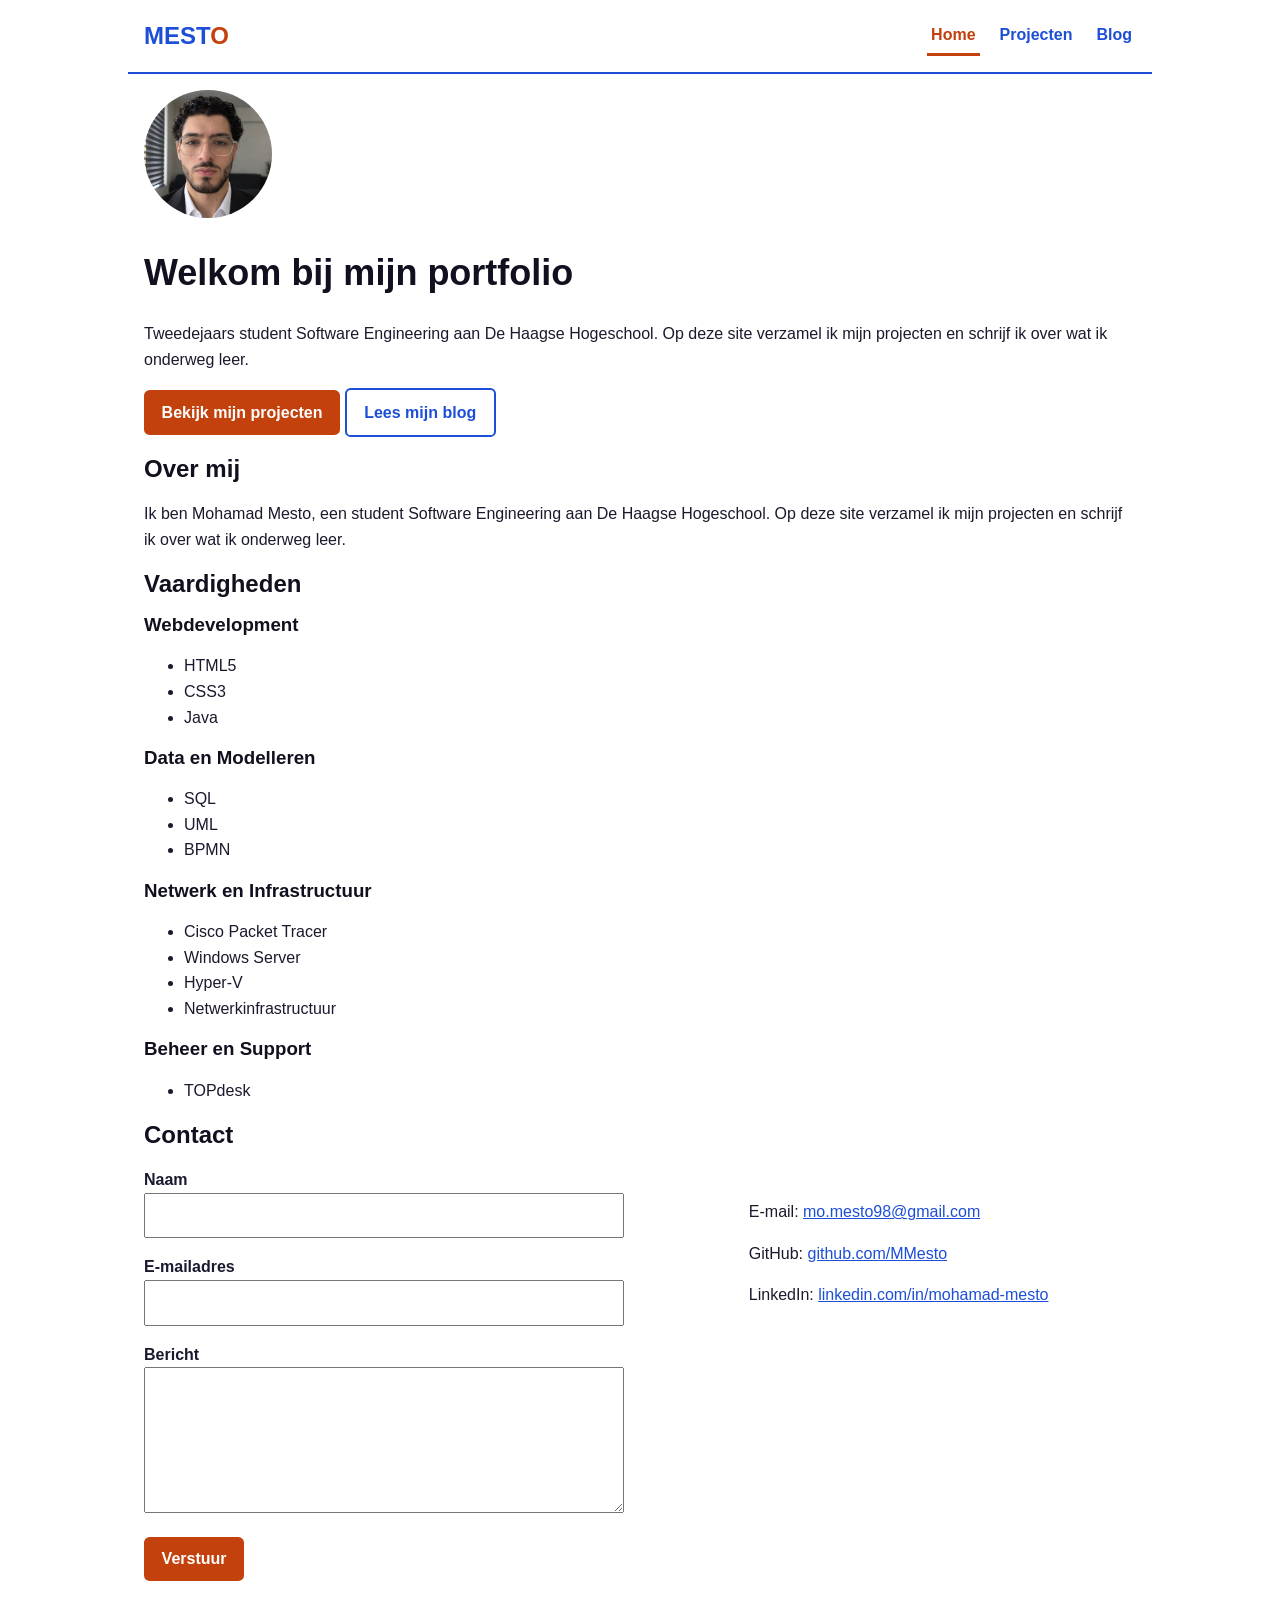
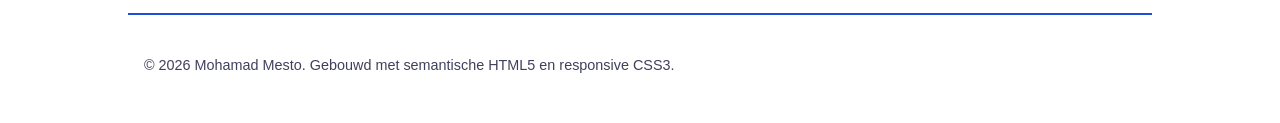
<file: index.html>
<!DOCTYPE html>
<html lang="nl">
<head>
  <meta charset="UTF-8">
  <meta name="viewport" content="width=device-width, initial-scale=1.0">
  <title>Portfolio - MESTO</title>
  <meta name="description" content="Portfoliosite van MESTO, student Software Engineering.">
  <link rel="stylesheet" href="css/style.css">
</head>
<body>
  <header class="site-header">
    <p class="site-title">MEST<span>O</span></p>
    <nav class="main-nav">
      <ul>
        <li><a href="index.html" aria-current="page">Home</a></li>
        <li><a href="projects.html">Projecten</a></li>
        <li><a href="blog.html">Blog</a></li>
      </ul>
    </nav>
  </header>
  <main>
    <section class="intro">
      <img
        class="intro-portret"
        src="img/portret-foto.jpg"
        alt="Portretfoto van Mohamad Mesto"
        width="400"
        height="400"
      >
      <h1>Welkom bij mijn portfolio</h1>
      <p>
        Tweedejaars student Software Engineering aan De Haagse Hogeschool.
        Op deze site verzamel ik mijn projecten en schrijf ik over wat ik onderweg leer.
      </p>
      <p class="buttons">
        <a class="button projecten" href="projects.html">Bekijk mijn projecten</a>
        <a class="button blog" href="blog.html">Lees mijn blog</a>
      </p>
    </section>

    <section>
      <h2>Over mij</h2>
      <p>
        Ik ben Mohamad Mesto, een student Software Engineering
        aan De Haagse Hogeschool. Op deze site verzamel ik mijn projecten en schrijf ik over
        wat ik onderweg leer.
      </p>
    </section>

    <section>
      <h2>Vaardigheden</h2>

      <div>
        <h3>Webdevelopment</h3>
        <ul class="skills-list">
          <li>HTML5</li>
          <li>CSS3</li>
          <li>Java</li>
        </ul>
      </div>

      <div>
        <h3>Data en Modelleren</h3>
        <ul class="skills-list">
          <li>SQL</li>
          <li>UML</li>
          <li>BPMN</li>
        </ul>
      </div>

      <div>
        <h3>Netwerk en Infrastructuur</h3>
        <ul class="skills-list">
          <li>Cisco Packet Tracer</li>
          <li>Windows Server</li>
          <li>Hyper-V</li>
          <li>Netwerkinfrastructuur</li>
        </ul>
      </div>

      <div>
        <h3>Beheer en Support</h3>
        <ul class="skills-list">
          <li>TOPdesk</li>
        </ul>
      </div>
    </section>

    <section>
      <h2>Contact</h2>
      <div class="contact-grid">
        <form id="contactformulier" novalidate>
          <div class="formulierveld">
            <label for="naam">Naam</label>
            <input type="text" id="naam" name="naam" aria-describedby="naam-fout">
            <p id="naam-fout" class="foutmelding"></p>
          </div>

          <div class="formulierveld">
            <label for="email">E-mailadres</label>
            <input type="email" id="email" name="email" aria-describedby="email-fout">
            <p id="email-fout" class="foutmelding"></p>
          </div>

          <div class="formulierveld">
            <label for="bericht">Bericht</label>
            <textarea id="bericht" name="bericht" rows="5" aria-describedby="bericht-fout"></textarea>
            <p id="bericht-fout" class="foutmelding"></p>
          </div>

          <button type="submit" class="button projecten">Verstuur</button>
          <p id="formulier-status" aria-live="polite"></p>
        </form>

        <div class="contact-info">
          <p>E-mail: <a href="mailto:mo.mesto98@gmail.com">mo.mesto98@gmail.com</a></p>
          <p>GitHub: <a href="https://github.com/MMesto">github.com/MMesto</a></p>
          <p>LinkedIn: <a href="https://www.linkedin.com/in/mohamad-mesto-a89133340/">linkedin.com/in/mohamad-mesto</a></p>
        </div>
      </div>
    </section>
  </main>

  <footer class="site-footer">
    <p>&copy; 2026 Mohamad Mesto. Gebouwd met semantische HTML5 en responsive CSS3.</p>
  </footer>
</body>
<script src="js/main.js" defer></script>
</html>
</file>
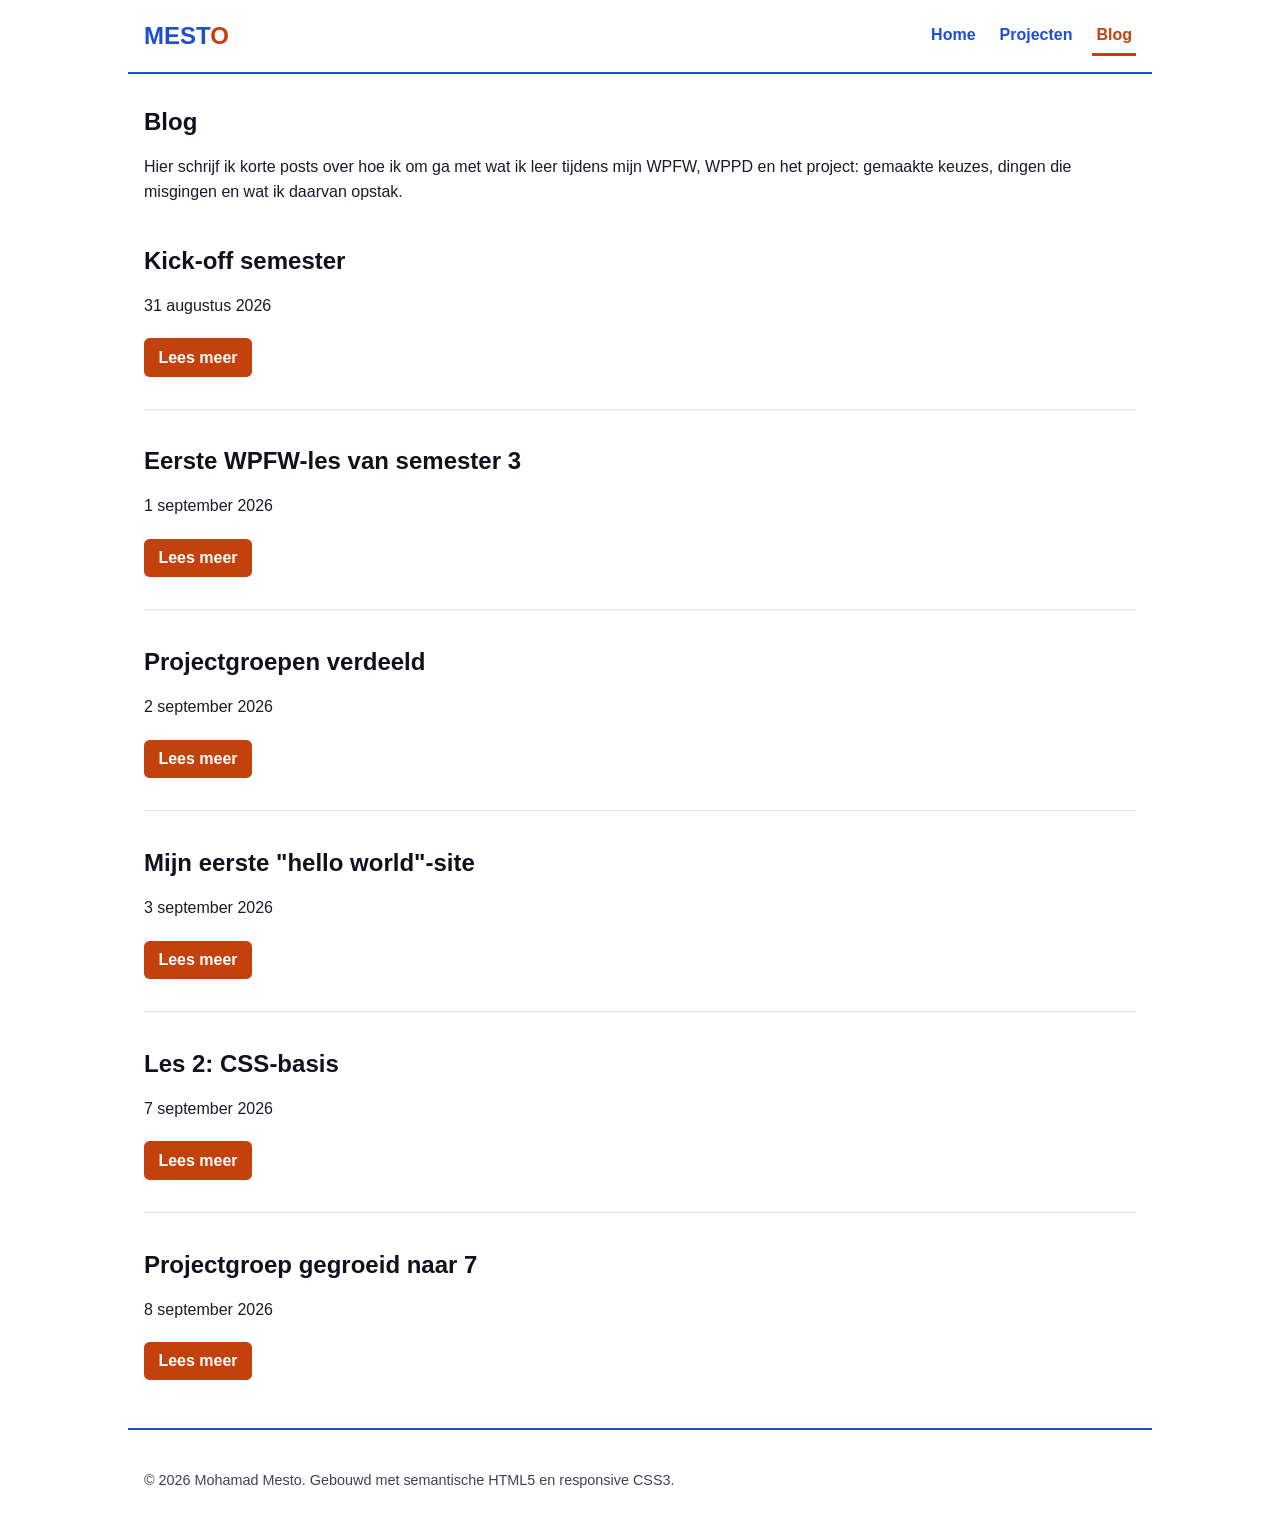
<file: blog.html>
<!doctype html>
<html lang="nl">
  <head>
    <meta charset="UTF-8" />
    <meta name="viewport" content="width=device-width, initial-scale=1.0" />
    <title>Blog - MESTO</title>
    <meta
      name="description"
      content="Blogoverzicht van MESTO Software Engineering en het leerproces."
    />
    <link rel="stylesheet" href="css/style.css" />
  </head>
  <body>
    <header class="site-header">
      <p class="site-title">MEST<span>O</span></p>
      <nav class="main-nav">
        <ul>
          <li><a href="index.html">Home</a></li>
          <li><a href="projects.html">Projecten</a></li>
          <li><a href="blog.html" aria-current="page">Blog</a></li>
        </ul>
      </nav>
    </header>

    <main>
      <section>
        <h1>Blog</h1>
        <p>
          Hier schrijf ik korte posts over hoe ik om ga met wat ik leer tijdens
          mijn WPFW, WPPD en het project: gemaakte keuzes, dingen die misgingen
          en wat ik daarvan opstak.
        </p>

        <ul class="blog-list">
          <li>
            <article>
              <h2>Kick-off semester</h2>
              <p><time datetime="2026-08-31">31 augustus 2026</time></p>
               <div class="blog-inhoud">
              <p>
                Vandaag was de eerste dag van het semester: kick-off. We kregen
                uitleg over wat er dit semester van ons verwacht wordt en wat we
                van de opleiding kunnen verwachten. Ook mochten we kiezen uit
                vier projecten:
              </p>
              <ul class="soorten-projecten">
                <li>Casemanagement Security Operations Centre (SOC)</li>
                <li>Avond4daagse</li>
                <li>Gameflow</li>
                <li>Smart Environment Dashboard</li>
              </ul>
              </div>
            </article>
          </li>
          <li>
            <article>
              <h2>Eerste WPFW-les van semester 3</h2>
              <p><time datetime="2026-09-01">1 september 2026</time></p>
               <div class="blog-inhoud">
              <p>
                Vandaag mijn eerste les van WPFW dit semester. We hebben de
                rubric en de slides van les 1 doorgenomen, en ik heb met
                behulp van AI gebrainstormd over hoe ik de opdracht wilde
                aanpakken. Een klasgenoot van mij volgde de Bro Code-cursus
                op YouTube - dezelfde maker waar ik eerder al een
                Java-cursus van had gevolgd, zijn uitleg is altijd heel
                duidelijk. Dus ben ik ook begonnen: vandaag de basis van
                HTML5 geleerd.
              </p>
              </div>
            </article>
          </li>
          <li>
            <article>
              <h2>Projectgroepen verdeeld</h2>
              <p><time datetime="2026-09-02">2 september 2026</time></p>
               <div class="blog-inhoud">
              <p>
                Les Databases en Project vandaag, vooral een terugblik op
                wat we in semester 1 geleerd hebben. De projectgroepen zijn
                verdeeld en ik zit in een leuke groep. Ik heb het project
                gekregen waar ik zelf voor koos - het zag er best moeilijk
                uit, maar dat was juist waarom ik het wilde. Fijn dat er
                dit keer wél keuze was, want in semester 2 hadden we dat
                niet. Vond ik een positief punt.
              </p>
              </div>
            </article>
          </li>
          <li>
            <article>
              <h2>Mijn eerste "hello world"-site</h2>
              <p><time datetime="2026-09-03">3 september 2026</time></p>
              <div class="blog-inhoud">
              <p>
                Vandaag meer uitleg gekregen over Opdracht 1. Meteen mijn
                eigen humble site opgezet op GitHub - dezelfde repo waar
                jullie dit nu op lezen.
              </p>
              </div>
            </article>
          </li>
          <li>
            <article>
              <h2>Les 2: CSS-basis</h2>
              <p><time datetime="2026-09-07">7 september 2026</time></p>
              <div class="blog-inhoud">
              <p>
                Les 2 van WPFW: weer meer uitleg over de opdracht, en de
                basis van CSS geleerd. Hopelijk gaat dat goed lukken - in
                de Bro Code-cursus komt CSS3 ook aan bod, dus dat helpt
                hopelijk mee.
              </p>
              </div>
            </article>
          </li>
          <li>
            <article>
              <h2>Projectgroep gegroeid naar 7</h2>
              <p><time datetime="2026-09-08">8 september 2026</time></p>
               <div class="blog-inhoud">
              <p>
                Project-les vandaag: er kwamen 2 mensen bij onze groep, dus
                we zijn nu met z'n zevenen. Wordt wel wat drukker, maar ook
                leuker - zo kunnen we samen een beter product afleveren. We
                hebben het samenwerkingscontract afgerond en gepitcht.
              </p>
              </div>
            </article>
          </li>
        </ul>
      </section>
    </main>

    <footer class="site-footer">
      <p>
        &copy; 2026 Mohamad Mesto. Gebouwd met semantische HTML5 en responsive
        CSS3.
      </p>
    </footer>
  </body>
  <script src="js/main.js" defer></script>
</html>
</file>
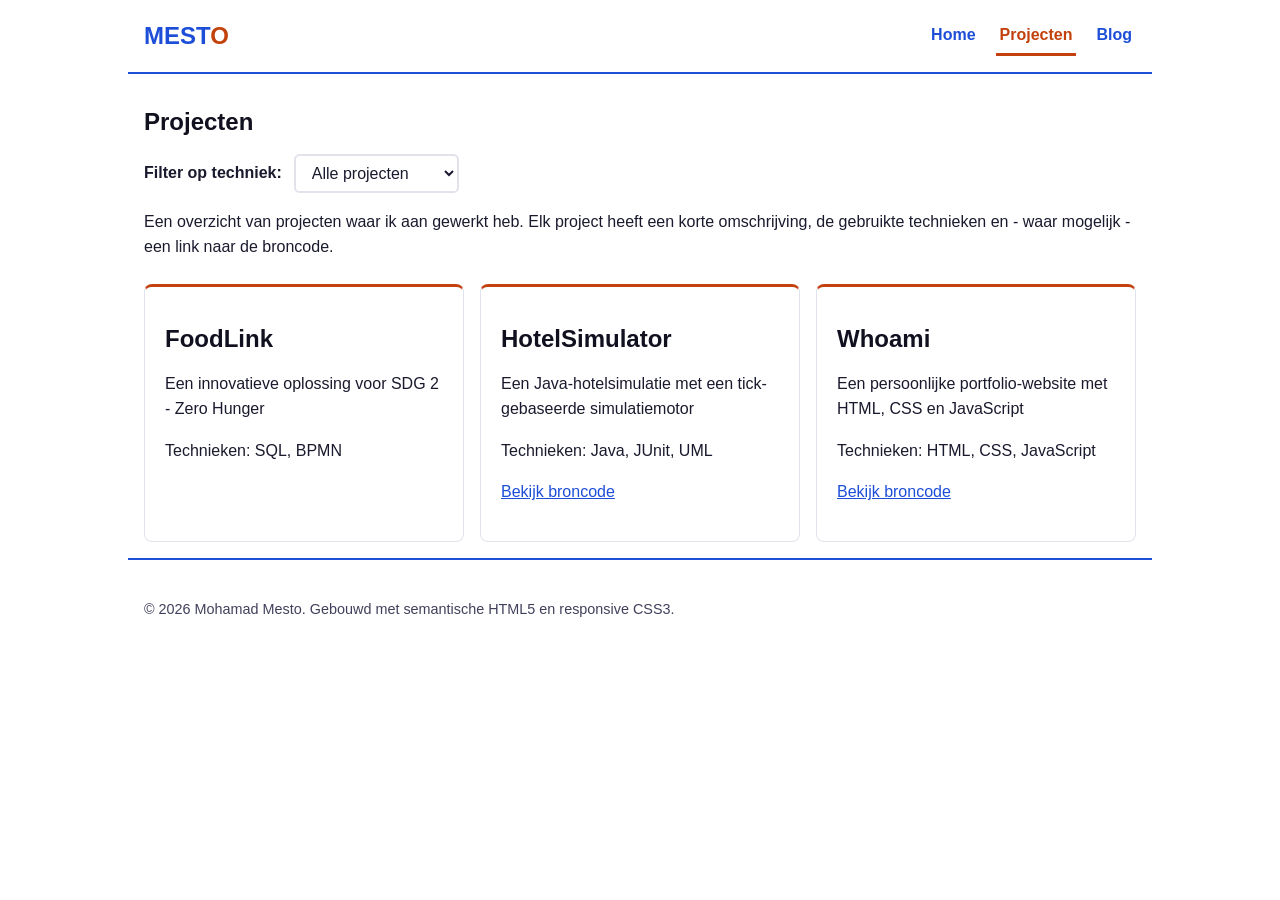
<file: projects.html>
<!DOCTYPE html>
<html lang="nl">
<head>
  <meta charset="UTF-8">
  <meta name="viewport" content="width=device-width, initial-scale=1.0">
  <title>Projecten - MESTO</title>
  <meta name="description" content="Overzicht van projecten van MESTO.">
  <link rel="stylesheet" href="css/style.css">
</head>
<body>
  <header class="site-header">
    <p class="site-title">MEST<span>O</span></p>
    <nav class="main-nav">
    
      <ul>
        <li><a href="index.html">Home</a></li>
        <li><a href="projects.html" aria-current="page">Projecten</a></li>
        <li><a href="blog.html">Blog</a></li>
      </ul>
    </nav>
  </header>

  <main>
    <section>
      <div class="Projecten-kop">
        <h1>Projecten</h1>
      <div class="filterbalk">
        <label for="filter-techniek">Filter op techniek:</label>
        <select id="filter-techniek">
          <option value="alle">Alle projecten</option>
          <option value="Java">Java</option>
          <option value="SQL">SQL</option>
          <option value="HTML">HTML</option>
        </select>
      </div>
      </div>
      <p>
        Een overzicht van projecten waar ik aan gewerkt heb.
         Elk project heeft een korte omschrijving,
          de gebruikte technieken en - waar mogelijk - een link naar de broncode.
      </p>

      <ul class="project-grid" id="projecten-lijst">
        <li class="project-card">
          <article>
            <h2>FoodLink</h2>
            <p>Een innovatieve oplossing voor SDG 2 - Zero Hunger, gericht op het 
              toegankelijk maken van voedsel voor dakloze mensen in Den Haag. 
              FoodLink maakt gebruik van slimme voedselkluizen met NFC-banden, 
              een dashboard en een SQL-database voor het beheren van gebruikers, 
              voedselpakketten, kluizen, wijken en vrijwilligers.</p>
            <p class="project-meta">Technieken: SQL, BPMN</p>
          </article>
        </li>
        <li class="project-card">
          <article>
            <h2>HotelSimulator</h2>
            <p>Een Java-hotelsimulatie met een tick-gebaseerde simulatiemotor, uitwisselbare
              bewegingsstrategieën via het Strategy-patroon en een event-systeem dat externe
              DLL-events verwerkt. Ontwikkeld met nadruk op SOLID-principes en clean code.</p>
            <p class="project-meta">Technieken: Java, JUnit, UML</p>
            <p><a href="https://github.com/FilipHHS/Hotelsimulator.git">Bekijk broncode</a></p>
          </article>
        </li>
        <li class="project-card">
          <article>
            <h2>Whoami</h2>
            <p>
              De site die je nu bekijkt: een statische, responsive portfoliosite gebouwd met
              semantische HTML5 en CSS3 als onderdeel van Opdracht 1 (WPFW).
            </p>
            <p class="project-meta">Technieken: HTML5, CSS3, GitHub Pages</p>
            <p><a href="https://github.com/MMesto/WPFW-opdr-1.git">Bekijk broncode</a></p>
          </article>
        </li>
      </ul>
    </section>
  </main>

  <footer class="site-footer">
    <p>&copy; 2026 Mohamad Mesto. Gebouwd met semantische HTML5 en responsive CSS3.</p>
  </footer>
</body>
<script src="js/main.js" defer></script>
</html>
</file>
<file: css/style.css>
* {
  box-sizing: border-box;
}

body {
  margin: 0;
  font-family: "Segoe UI", Roboto, Helvetica, Arial, sans-serif;
  line-height: 1.6;
  color: #1a1a2e;
  background-color: #ffffff;
  overflow-x: hidden;
  overflow-wrap: break-word;
}

h1,
h2,
h3 {
  line-height: 1;
  color: #10101f;
}

a {
  color: #1d4ed8;
  text-decoration: underline;
}

/* Layout */

.site-header,
main,
.site-footer {
  width: 100%;
  max-width: 64rem;
  margin-inline: auto;
  padding-inline: 1rem;
}

.site-header {
  display: flex;
  align-items: center;
  justify-content: space-between;
  flex-wrap: wrap;
  gap: 1rem;
  padding-block: 1rem;
  border-bottom: 2px solid #1d4ed8;
}

.site-title {
  margin: 0;
  font-weight: 700;
  font-size: 1.5rem;
  color: #1d4ed8;
}

.site-title span {
  color: #c2410c;
}

main {
  padding-block: 1rem;
}

/* Footer */
.site-footer {
  padding-block: 1.5rem 2rem;
  border-top: 2px solid #1d4ed8;
  font-size: 0.9rem;
  color: #40405c;
}

/* Navigatie balk  */

.main-nav ul {
  list-style: none;
  display: flex;
  flex-wrap: wrap;
  gap: 0.5rem 1rem;
  margin: 0;
  padding: 0;
}

.main-nav a {
  display: inline-block;
  padding: 0.35rem 0.25rem;
  text-decoration: none;
  font-weight: 600;
  border-bottom: 3px solid transparent;
}

.main-nav a:hover,
.main-nav a[aria-current="page"] {
  color: #c2410c;
  border-bottom-color: #c2410c;
}

/* portret */

.intro-portret {
  width: 8rem;
  height: 8rem;
  border-radius: 50%;
}

.contact-grid {
  display: grid;
  gap: 1.5rem;
}

.contact-info {
  padding: 1rem 0;
}

/* Buttons */

.button.projecten,
.button.blog {
  display: inline-block;
  padding: 0.6rem 1.1rem;
  background-color: #1d4ed8;
  color: #ffffff;
  border-radius: 0.35rem;
  text-decoration: none;
  font-weight: 600;
}

.button.blog {
  background-color: transparent;
  color: #1d4ed8;
  border: 2px solid #1d4ed8;
}

.button.blog:hover,
.button.projecten:hover {
  background-color: #2563eb;
  color: #ffffff;
}

.button.projecten {
  background-color: #c2410c;
  border: none;
  font: inherit;
  font-weight: 600;
  cursor: pointer;
}

.button.projecten:hover {
  background-color: #9a3412;
}

/* Projecten en blog layout  */
.project-grid,
.blog-list {
  list-style: none;
  margin: 1.5rem 0 0;
  padding: 0;
  display: grid;
  grid-template-columns: 1fr;
  gap: 1.25rem;
}

.project-grid {
  display: grid;
  gap: 1rem;
  grid-template-columns: repeat(1, 1fr);
}

.project-card {
  border: 1px solid #e2e2ea;
  border-top: 3px solid #c2410c;
  border-radius: 0.5rem;
  padding: 1.25rem;
}

.project-card a:hover {
  color: #c2410c;
}

.blog-list article {
  border-bottom: 1px solid #e2e2ea;
  padding-bottom: 1.25rem;
}

.blog-list li:last-child article {
  border-bottom: none;
}
/* Responsive */

@media (min-width: 768px) {
  .project-grid {
    grid-template-columns: repeat(2, 1fr);
  }

  .contact-grid {
    grid-template-columns: 1.5fr 1fr;
    align-items: start;
  }
}

@media (min-width: 1024px) {
  .intro h1 {
    font-size: 2.25rem;
  }

  .project-grid {
    grid-template-columns: repeat(3, 1fr);
  }
}
/* js */
.formulierveld {
  margin-bottom: 1rem;
}

.formulierveld label {
  display: block;
  font-weight: 600;
}

.formulierveld input,
.formulierveld textarea {
  width: 100%;
  max-width: 30rem;
  padding: 0.5rem;
  font: inherit;
}

.foutmelding {
  color: #b91c1c;
  margin: 0.25rem 0 0;
}

[aria-invalid="true"] {
  border: 2px solid #b91c1c;
}
/* Lees meer / Lees minder */

.blog-list button[aria-expanded] {
  display: inline-block;
  margin: 0.25rem 0 0.75rem;
  padding: 0.4rem 0.9rem;
  font: inherit;
  font-weight: 600;
  color: #ffffff;
  background-color: #c2410c;
  border: none;
  border-radius: 0.35rem;
  cursor: pointer;
}

.blog-list button[aria-expanded]:hover {
  background-color: #9a3412;
}

.blog-list button[aria-expanded]:focus-visible {
  outline: 3px solid #1d4ed8;
  outline-offset: 2px;
}

.blog-list button[aria-expanded="true"] {
  background-color: #9a3412;
}

/* Filter op techniek */

.filterbalk {
  display: flex;
  flex-wrap: wrap;
  align-items: center;
  gap: 0.5rem 0.75rem;
  margin-top: 1rem;
}

.filterbalk label {
  font-weight: 600;
}

.filterbalk select {
  padding: 0.5rem 2rem 0.5rem 0.75rem;
  font: inherit;
  color: #1a1a2e;
  background-color: #ffffff;
  border: 2px solid #e2e2ea;
  border-radius: 0.35rem;
  cursor: pointer;
}

.filterbalk select:hover {
  border-color: #1d4ed8;
}
.projecten-kop {
  display: flex;
  flex-wrap: wrap;
  align-items: center;
  justify-content: space-between;
  gap: 1rem;
}
</file>
